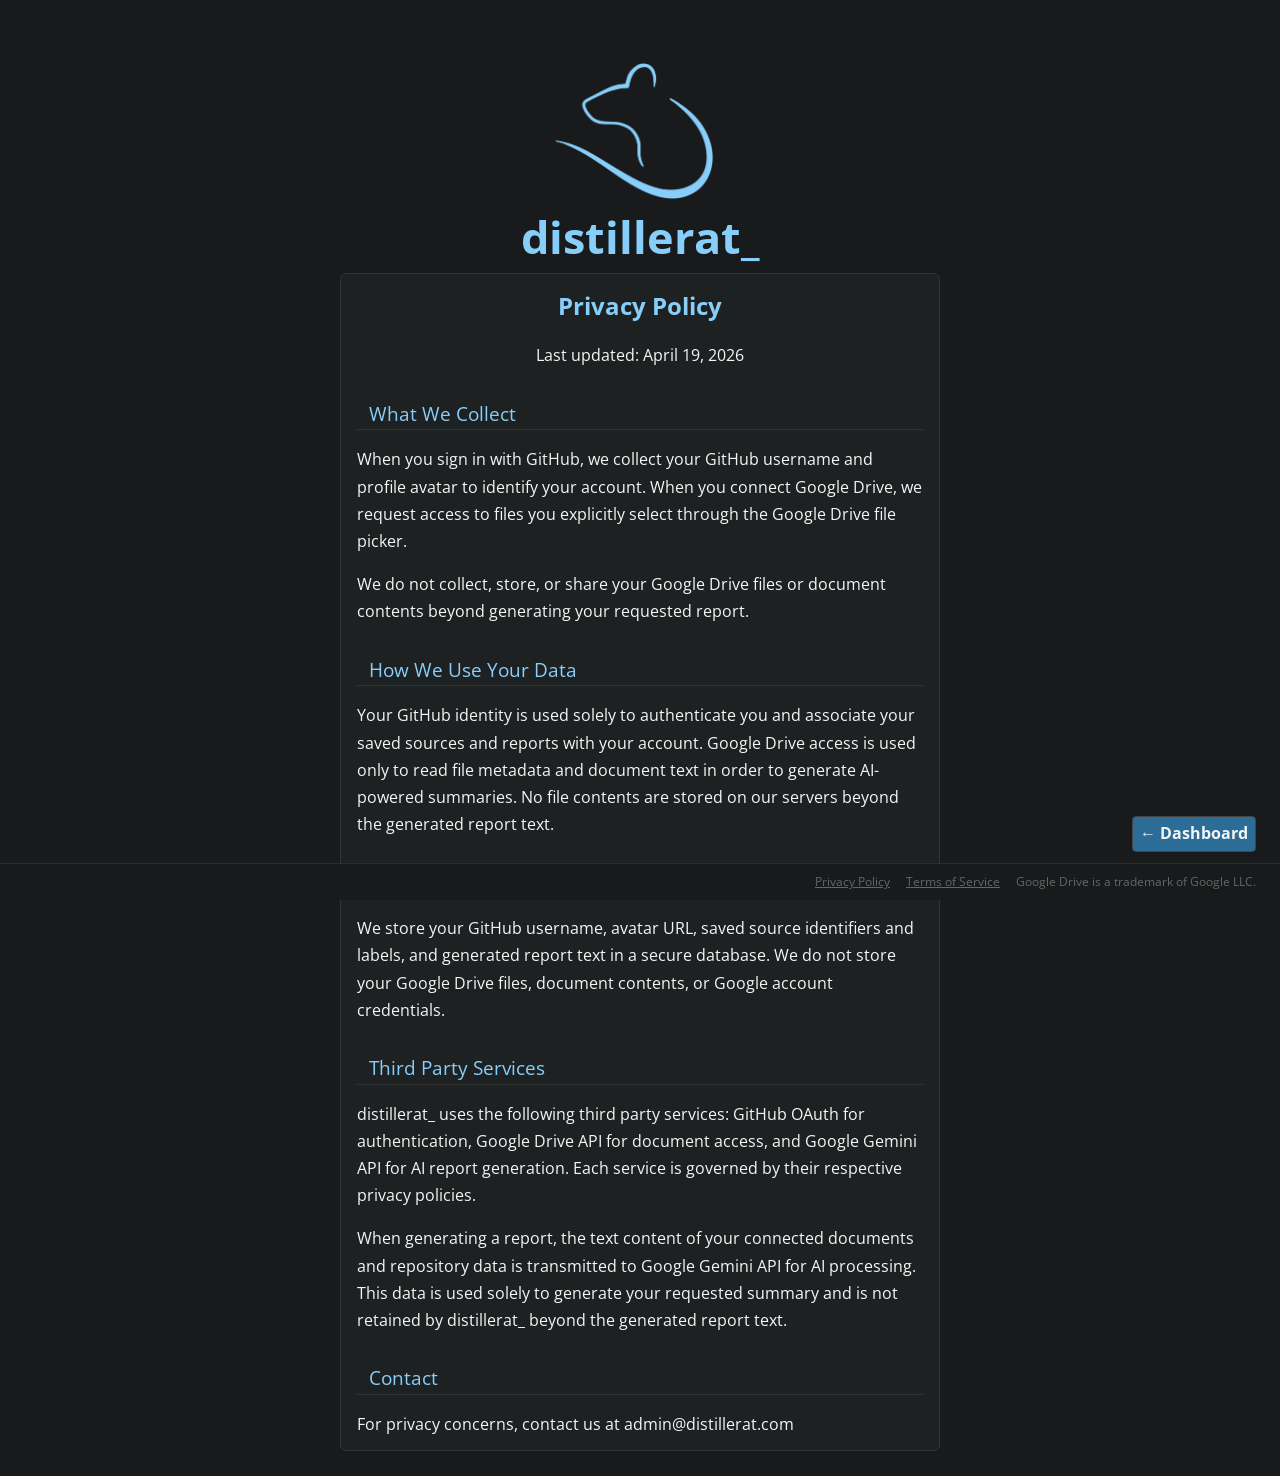
<file: templates/privacy.html>
<!DOCTYPE html>
<html>
<head>
    <title>distillerat_ Privacy Policy</title>
    <link rel="stylesheet" href="/static/styles.css">
	<meta name="viewport" content="width=device-width, initial-scale=1.0">
</head>

<body style="background-color: #181a1b;">

	<div class="blank-profile-space"></div>
    <img src="/static/distill_logo2.png" class="logo-centered">
    <h1 class="page-title">distillerat<span class="cursor">_</span></h1>
    
    <div class="report-content">
		<span class="privacy-terms-content">
			<h2>Privacy Policy</h2>
			<p style="text-align: center;">Last updated: April 19, 2026</p>

			<h3>What We Collect</h3>
			<p>When you sign in with GitHub, we collect your GitHub username and profile avatar to identify your account. When you connect Google Drive, we request access to files you explicitly select through the Google Drive file picker.</p>
			<p>We do not collect, store, or share your Google Drive files or document contents beyond generating your requested report.</p>

			<h3>How We Use Your Data</h3>
			<p>Your GitHub identity is used solely to authenticate you and associate your saved sources and reports with your account. Google Drive access is used only to read file metadata and document text in order to generate AI-powered summaries. No file contents are stored on our servers beyond the generated report text.</p>

			<h3>Data Storage</h3>
			<p>We store your GitHub username, avatar URL, saved source identifiers and labels, and generated report text in a secure database. We do not store your Google Drive files, document contents, or Google account credentials.</p>

			<h3>Third Party Services</h3>
			<p>distillerat_ uses the following third party services: GitHub OAuth for authentication, Google Drive API for document access, and Google Gemini API for AI report generation. Each service is governed by their respective privacy policies.</p>
			<p>When generating a report, the text content of your connected documents and repository data is transmitted to Google Gemini API for AI processing. This data is used solely to generate your requested summary and is not retained by distillerat_ beyond the generated report text.</p>

			<h3>Contact</h3>
			<p>For privacy concerns, contact us at admin@distillerat.com</p>
		</span>
    </div>
    <a href="/" class="back-button">← Dashboard</a>
	
	<div class="footer">
		<a href="/privacy">Privacy Policy</a>
		<a href="/terms">Terms of Service</a>
		<a>Google Drive is a trademark of Google LLC.</a>
	</div>
</body>
</html>
</file>
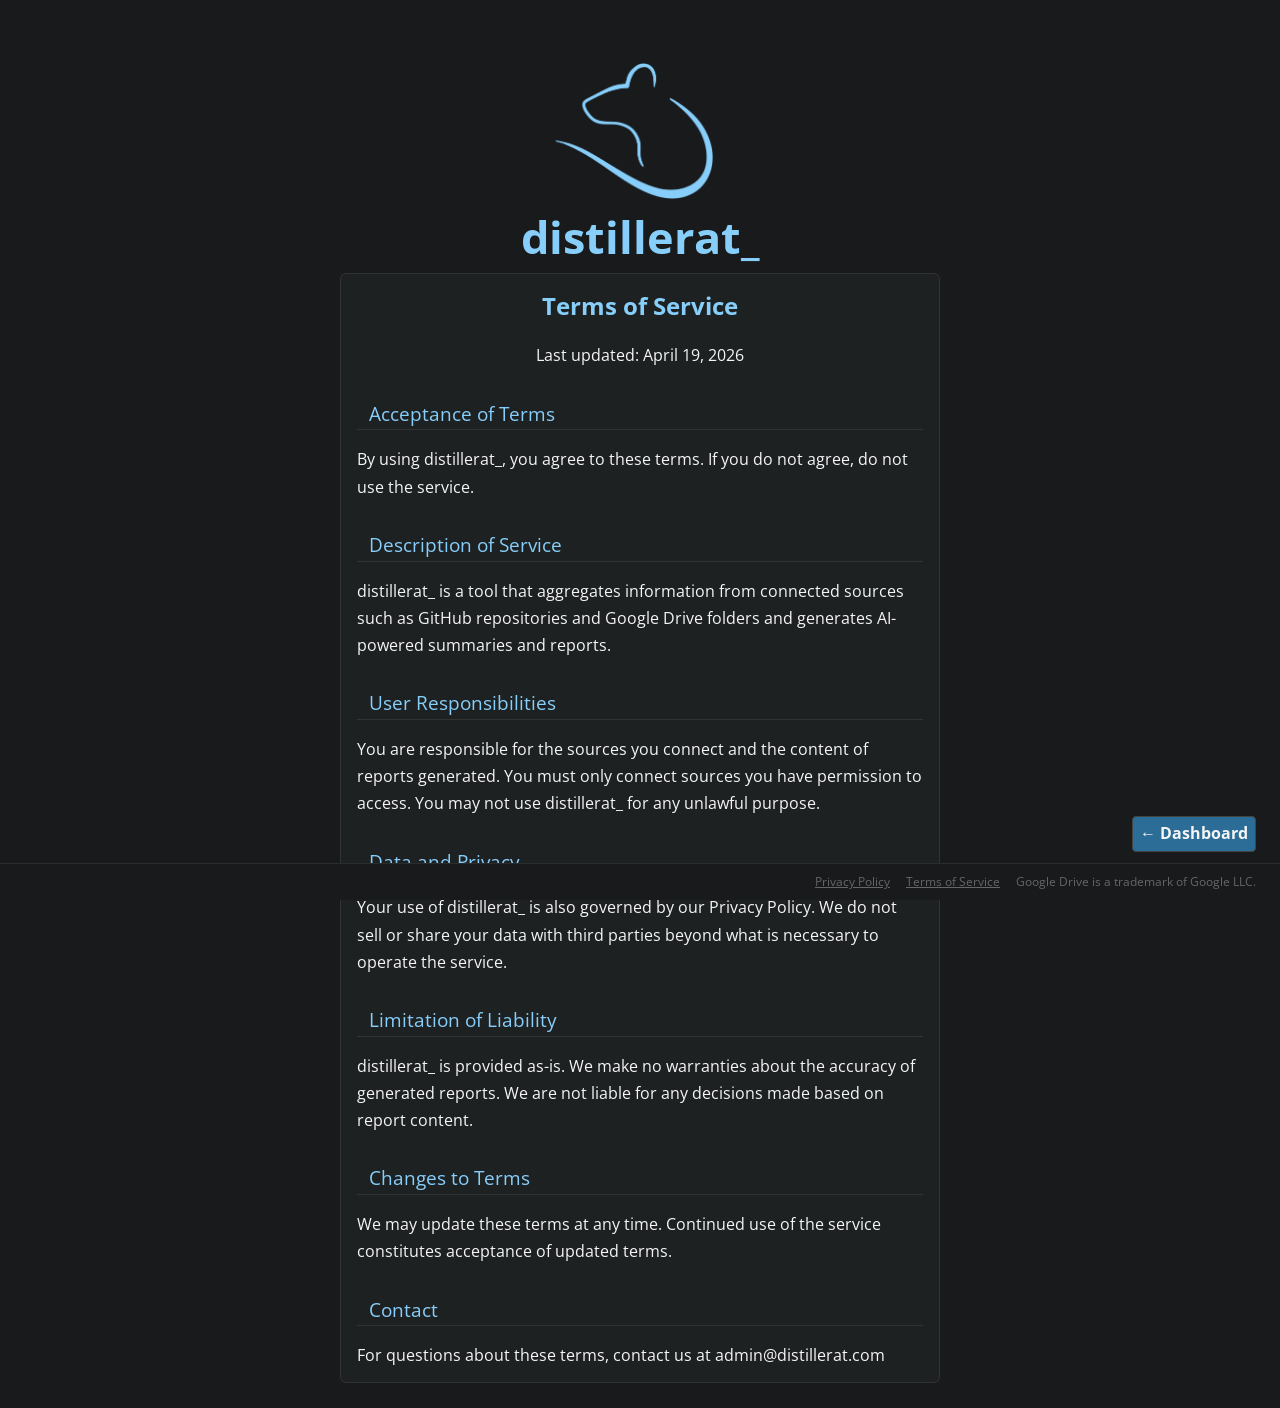
<file: templates/terms.html>
<!DOCTYPE html>
<html>
<head>
    <title>distillerat_ Terms of Service</title>
    <link rel="stylesheet" href="/static/styles.css">
	<meta name="viewport" content="width=device-width, initial-scale=1.0">
</head>

<body style="background-color: #181a1b;">

	<div class="blank-profile-space"></div>
    <img src="/static/distill_logo2.png" class="logo-centered">
    <h1 class="page-title">distillerat<span class="cursor">_</span></h1>
    
    <div class="report-content">
		<span class="privacy-terms-content">
			<h2>Terms of Service</h2>
			<p style="text-align: center;">Last updated: April 19, 2026</p>

			<h3>Acceptance of Terms</h3>
			<p>By using distillerat_, you agree to these terms. If you do not agree, do not use the service.</p>

			<h3>Description of Service</h3>
			<p>distillerat_ is a tool that aggregates information from connected sources such as GitHub repositories and Google Drive folders and generates AI-powered summaries and reports.</p>

			<h3>User Responsibilities</h3>
			<p>You are responsible for the sources you connect and the content of reports generated. You must only connect sources you have permission to access. You may not use distillerat_ for any unlawful purpose.</p>

			<h3>Data and Privacy</h3>
			<p>Your use of distillerat_ is also governed by our Privacy Policy. We do not sell or share your data with third parties beyond what is necessary to operate the service.</p>

			<h3>Limitation of Liability</h3>
			<p>distillerat_ is provided as-is. We make no warranties about the accuracy of generated reports. We are not liable for any decisions made based on report content.</p>

			<h3>Changes to Terms</h3>
			<p>We may update these terms at any time. Continued use of the service constitutes acceptance of updated terms.</p>

			<h3>Contact</h3>
			<p>For questions about these terms, contact us at admin@distillerat.com</p>
		</span>
    </div>
    <a href="/" class="back-button">← Dashboard</a>
	
	<div class="footer">
		<a href="/privacy">Privacy Policy</a>
		<a href="/terms">Terms of Service</a>
		<a>Google Drive is a trademark of Google LLC.</a>
	</div>

</body>
</html>
</file>
<file: static/styles.css>
@import url('https://fonts.googleapis.com/css2?family=Open+Sans&display=swap');

html {
    background-color: #181a1b;
}

body {
	margin: 25px auto;
	max-width: 600px;
	background-color: #181a1b;
	font-family: 'Open Sans', sans-serif;
	font-size: 16px;
	color: #f5f5f5;
	line-height: 1.6;
}

a {
	color: #57dffb;
	font-weight: bold;
	font-size: 16px;
}

input, select, button {
	background-color: #2a2d2e;
	color: #f5f5f5;
	border: 1px solid #444;
	padding: 6px 10px;
	border-radius: 4px;
	margin: 4px 2px;
}

button {
	cursor: pointer;
	background-color: #2b6d96;
	border: none;
}

button:hover {
	background-color: #3c89bd;
}

h1 {
	color: #87cefa;
}

h2 {
	color: #f5f5f5;
	margin-top: 4%;
	margin-bottom: 4px;
}

h3 {
  color: #f5f5f5;
  font-weight: normal;
  margin-top: 4px;
}

/* Report styling -- BEGIN ------------ */

.report-content {
	background-color: #1e2122;
	border: 1px solid #333;
	border-radius: 6px;
	margin-top: 0px;
	line-height: 1.7;
	padding-right: 16px;
	padding-left: 16px;
}

/* Listed Item Marker Styling */

li::marker {
	color: #87cefa;
}


.report-content h1 {
	color: #87cefa;
	border-bottom: 1px solid #333;
	padding-bottom: 8px;
	margin-top: 24px;
	margin-bottom: 12px;
}

.report-content h2 {
	color: #87cefa;
	text-align: center;
	font-size: x-large;
	padding-top: 12px;
}

.report-content h3 {
	color: #87cefa;
	border-bottom: 1px solid #333;
	margin-bottom: 12px;
	padding-left: 12px;
}

.report-content h4 {
	color: #87cefa;
	border-bottom: 1px solid #333;
	padding-bottom: 8px;
	margin-top: 24px;
	margin-bottom: 12px;
}

.report-content h2:first-child {
	margin-top: 0;
}

.report-content ul {
	margin-bottom: 20px;  /* add space after each list */
}

.report-content li {
	margin-bottom: 12px;  /* more breathing room between items */
}

.report-content p {
	margin-bottom: 12px;
}

/* Report styling -- END ------------ */

li {
	padding-bottom: 6px;  /* reduce this */
}

strong {
	color: #87cefa;
}

.back-button {
  position: fixed;
  bottom: 48px;  /* increased from 24px to clear the footer */
  right: 24px;
  background-color: #2b6d96;
  color: #f5f5f5;
  padding: 4px 7px;
  border-radius: 4px;
  text-decoration: none;
  font-weight: bold;
  border: 1px solid #444;
  font-size: 16px;
}

.back-button:hover {
  background-color: #3c89bd;
  color: #f5f5f5;
}

.sources-container {
  display: flex;
  flex-wrap: wrap;
  gap: 8px;
  margin: 4px;
  justify-content: center;
  margin-bottom: 12px;
}

.sources-container-reports {
  display: flex;
  flex-wrap: wrap;
  gap: 16px;
  justify-content: center;
  margin-bottom: 12px;
}

.sources-container-reports a {
	text-decoration: none;
	font-weight: normal;
}

.source-chip {
  display: flex;
  align-items: flex-start;
  background-color: #2a2d2e;
  border: 1px solid #444;
  border-radius: 4px;
  padding: 2px 12px;
  font-size: 14px;
  gap: 0px;
  cursor: pointer;
  position: relative;
}

.source-chip-index {
  display: flex;
  align-items: center;
  justify-content: space-between;
  background-color: #2a2d2e;
  border: 1px solid #444;
  border-radius: 4px;
  padding: 4px 16px;
  font-size: 14px;
  cursor: pointer;
  gap: 10px;
  box-sizing: border-box;
}

.source-chip-index {
    position: relative;
}

.report-hover-detail {
    display: none;
    position: absolute;
    top: 100%;
    left: 0;
    margin-top: 4px;
    background-color: #2a2d2e;
    border: 1px solid #444;
    border-radius: 6px;
    padding: 8px 12px;
    z-index: 100;
    box-shadow: 0 4px 12px rgba(0,0,0,0.4);
    font-size: 13px;
    color: #aaa;
    white-space: nowrap;
}

.report-hover-detail span {
    display: block;
    padding: 2px 0;
}

.source-chip-index:hover .report-hover-detail {
    display: block;
}

.chip-row-link {
    display: flex;
    align-items: center;
    gap: 20px;
    flex: 1;
    text-decoration: none;
    color: #f5f5f5;
    font-weight: normal;
}

.source-chip-index:hover {
    background-color: #444;
}

.chip-main {
  display: flex;
  align-items: center;
  gap: 8px;
  width: 100%;
}

.chip-label {
  max-width: 120px;
  white-space: nowrap;
  overflow: hidden;
  text-overflow: ellipsis;
}

.chip-detail {
  display: none;
  position: absolute;
  top: 100%;
  left: 0;
  margin-top: 4px;
  padding: 8px 12px;
  background-color: #2a2d2e;
  border: 1px solid #444;
  border-radius: 4px;
  font-size: 14px;
  color: #fff;
  width: max-content;
  max-width: 400px;
  word-break: break-all;
  z-index: 100;
  box-shadow: 0 4px 12px rgba(0,0,0,0.4);
}

.source-chip.open .chip-detail {
  display: block;
}

.source-chip a {
  color: #888;
  font-size: 16px;
  font-weight: bold;
  text-decoration: none;
  line-height: 1;
}

.source-chip a:hover {
  color: #ff6b6b;
}

.chip-type-github {
  color: #0FBF3E;
  font-size: 14px;
  font-weight: bold;
}

.chip-type-google {
  color: #4285F4;
  font-size: 14px;
  font-weight: bold;
}

/*former github-index*/
.chip-type-fullbrief-index {
  color: #87cefa;
  font-size: 14px;
  font-weight: bold;
  padding-right:25px;
}

/*former google-index*/
.chip-type-quicksum-index {
  color: #87cefa;
  font-size: 14px;
  font-weight: bold;
}

.cta-box {
    background-color: #1e2122;
    border: 1px solid #333;
    border-radius: 4px;
    padding-left: 16px;
	padding-right: 16px;
	padding-bottom: 16px;
	max-width: 700px;
	margin-top: 2%;
	margin-left: auto;
	margin-right: auto;
	line-height: 1.7;
}

.cta-box h3 {
    color: #87cefa;
    margin-top: 0;
    margin-bottom: 12px;
}

.cta-box ul {
    margin-bottom: 16px;
}

.cta-box li {
    margin-bottom: 6px;
    color: #f5f5f5;
}

.logout-link {
    display: block;
    text-align: right;
    font-weight: normal;
    margin-top: 0px;
    color: #888;
}

.logout-link:hover {
    color: #f5f5f5;
}

.page-title {
    font-size: 2.8em;
    font-weight: bold;
    text-align: center;
    margin-bottom: 0px;
	margin-top: 0px;
}

.page-subtitle {
    font-weight: bold;
    text-align: center;
	color: #87cefa;
}

/* .page-subtitle-reports { */
    /* font-weight: bold; */
    /* text-align: center; */
    /* color: #87cefa; */
    /* margin-top: 4px; */
    /* margin-bottom: 20px; */
/* } */

.username-display {
    font-weight: bold;
    text-align: center;
    padding-top: 2%;
}

.section-header {
    font-weight: bold;
    text-align: center;
}

.centered-form {
    font-weight: bold;
    text-align: center;
}

.cta-github-img {
    max-width: 22%;
}

.logo-centered {
/*	max-width: 18%; */
	height: 140px;
	padding-right:2%;
	display: block;
	margin: auto;
}

.cursor {
    animation: blink 1s step-start infinite;
}

@keyframes blink {
    50% {
        opacity: 0;
		animation: blink 1s step-start infinite;
    }
}

/*-------- PROFILE BAR --------*/

.profile-bar {
    display: flex;
    align-items: center;
    justify-content: flex-start;
    gap: 10px;
    position: relative;
    cursor: pointer;
    width: fit-content;
}

.profile-bar img {
    width: 36px !important;
    height: 36px !important;
    max-width: 36px !important;
    border-radius: 50%;
    padding: 0 !important;
}

.profile-bar span {
    color: #f5f5f5;
    font-size: 16px;
}

.profile-dropdown {
    display: none;
    position: absolute;
    top: 100%;
    left: 0;
    background-color: #2a2d2e;
    border: 1px solid #444;
    border-radius: 4px;
    min-width: 160px;
    z-index: 100;
    margin-top: 6px;
}

.profile-dropdown a {
    display: block;
    padding: 10px 16px;
    color: #f5f5f5;
    font-weight: normal;
    font-size: 14px;
    text-decoration: none;
    border-bottom: 1px solid #333;
}

.profile-dropdown a:last-child {
    border-bottom: none;
}

.profile-dropdown a:hover {
    background-color: #333;
    color: #57dffb;
}

.profile-bar.open .profile-dropdown {
    display: block;
}

/* NEW SOURCES FORMS */

.source-form {
    display: flex;
    flex-direction: column;
    align-items: center;
    gap: 6px;
    margin: 16px auto;
    width: 500px;
}

.source-form-top {
    width: 100%;
}

/* affects Browse button and Top Source Box--start  */
.browse-drive {
    height: 30px;
    padding: 0 10px;
    margin: 0;
    box-sizing: border-box;
}

.drive-section {
    display: none;
    height: 30px;
    box-sizing: border-box;
}

.source-form-top input {
    width: 100%;
    box-sizing: border-box;
    margin: 0;
    height: 30px;
}

/*affects Browse button and Top Source Box---end^ */



.source-form-bottom {
    display: flex;
    width: 100%;
    gap: 6px;
}

.source-form-bottom select {
    width: 28%;
    margin: 0;
}

.source-form-bottom input {
    width: 60%;
    margin: 0;
}

.source-form-bottom button {
    width: 12%;
    margin: 0;
}

.connection-icons {
    display: flex;
    justify-content: center;
    align-items: center;
    gap: 8px;
    margin: 10px auto;
	/*margin-top: 6%;*/
}

.connection-icons a {
    display: flex;
    align-items: center;
    line-height: 1;
}

.connection-icons img {
    max-width: 160px;
}

.x-delete {
	background:none;
	border: none;
	cursor: pointer;
	padding: 0;
	font-size: 16px;
	font-weight: bold;
}

.x-delete:hover {
	background:none;
	color: red;
}

/*blank top visitor space for no logo jump*/
.blank-profile-space {
	padding-top: 6%;
}

.footer {
    position: fixed;
    bottom: 0;
    left: 0;
    right: 0;
    height: 36px;
    display: flex;
    align-items: center;
    justify-content: flex-end;
    padding: 0 24px;
    font-size: 12px;
    color: #666;
    background-color: #181a1b;
    border-top: 1px solid #2a2d2e;
}

.footer a {
    color: #666;
    font-size: 12px;
    font-weight: normal;
    margin-left: 16px;
}

.footer a:hover {
    color: #f5f5f5;
}


.report-bottom-stamp {
	text-align:center;
	color:#888;
	padding-bottom:18%;
}

.privacy-terms-content h3 {
	padding-top: 16px;
}

/* VISITOR UI */

.visitor-form {
    display: flex;
    justify-content: center;
}

.visitor-form input {
    flex: 3;
}

.visitor-form select {
    flex: 1;
}

.visitor-form button {
    flex: 1;
}

/* ---- GitHub Tagline and Login button ---- */

.github-visitor {
    max-width: 28%;
    margin-bottom: 10%;
    display: block;
    margin-left: auto;
    margin-right: auto;
	padding-top: 2%;
}

.github-tagline {
    color: #87cefa;
    font-weight: bold;
    font-size: 16px;
    white-space: nowrap;
	text-align: center;
	margin-top: 1%;
	margin-bottom: 1%;
}


/* ------- Modal Styling ------- */

.modal {
    display: none;
    position: fixed;
    z-index: 1000;
    left: 0;
    top: 0;
    width: 100%;
    height: 100%;
    overflow: auto;
    background-color: rgba(0,0,0,0.7);
}

.modal-content {
    background-color: #1e2122;
    margin: 5% auto;
    padding: 20px;
    border: 1px solid #444;
    border-radius: 8px;
    width: 90%;
    max-width: 600px;
    position: relative;
}

.modal-content h2 {
    color: #87cefa;
    text-align: center;
    margin-top: 0;
}

.modal-close {
    color: #888;
    position: absolute;
    top: 10px;
    right: 20px;
    font-size: 28px;
    font-weight: bold;
    cursor: pointer;
}

.modal-close:hover {
    color: #f5f5f5;
}




/* ------- ElevenLabs Text-to-speech Styling ------- */

/* TTS Controls Styling */

.tts-controls {
    display: flex;
    flex-direction: column;
    align-items: center;
    gap: 0px;
    margin-bottom: 0px;
	margin-top: 0px;
    position: relative;
}

.tts-button {
    background-color: #2b6d96;
    color: #f5f5f5;
    border: 1px solid #444;
    padding: 2px 10px;
    border-radius: 6px;
    font-family: 'Open Sans', sans-serif;
    font-size: 16px;
    font-weight: bold;
    cursor: pointer;
    display: flex;
    align-items: center;
    gap: 8px;
    transition: background-color 0.2s;
    margin-bottom: 0px;
    min-height: 28px;
}

.voice-toggle {
	margin-left: auto;
	padding-left: 8px;
	opacity: 0.7;
	cursor: pointer;
}

.voice-toggle:hover {
	opacity: 1;
}

.tts-button:hover:not(:disabled),
.settings-button:hover {
    background-color: #3c89bd;
}

.tts-button:disabled {
    opacity: 0.6;
    cursor: not-allowed;
}

.tts-button #tts-icon {
    font-size: 20px;
}

.voice-settings {
    display: none;
    position: absolute;
    top: 100%;
    left: 50%;
    transform: translateX(-50%);
    background-color: #2a2d2e;
    border: 1px solid #444;
    border-radius: 6px;
    padding: 12px 16px;
    gap: 8px;
    align-items: center;
    margin-top: 0px;
    z-index: 100;
    box-shadow: 0 4px 12px rgba(0,0,0,0.4);
    white-space: nowrap;
}

.voice-settings.open {
    display: flex;
}

.voice-settings label {
    color: #87cefa;
    font-weight: bold;
    font-size: 14px;
}

.voice-settings select {
    min-width: 200px;
}

.tts-status {
    font-size: 14px;
    color: #87cefa;
    min-height: 20px;
}

@media (max-width: 700px) {
    .tts-button {
        font-size: 14px;
        padding: 2px 8px;
    }
    
    .settings-button {
        font-size: 14px;
        padding: 2px 8px;
    }
    
    .tts-button #tts-icon {
        font-size: 18px;
    }
    
    .voice-settings {
        flex-direction: column;
        align-items: stretch;
        left: 0;
        transform: none;
        right: 0;
        margin-left: 12px;
        margin-right: 12px;
    }
    
    .voice-settings select {
        width: 100%;
        min-width: unset;
    }
}


/* ---------- TTS END ---------- */

/* ------- ElevenLabs Text-to-speech Styling ---- END --- */













/* ------------ Mobile Response ------------ */

@media (max-width: 700px) {
    body {
        margin: 12px;
        max-width: 100%;
		height: auto;
    }

    .source-form {
        width: 100%;
    }

    .source-form-top input {
        width: 100%;
    }

    .source-form-bottom {
        flex-wrap: wrap;
    }

    .source-form-bottom select,
    .source-form-bottom input,
    .source-form-bottom button {
        width: 100%;
    }

    .source-chip-index {
        width: 100%;
    }

    .connection-icons img {
        max-width: 120px;
    }

    .page-title {
        font-size: 2em;
    }
	
	.page-subtitle {
		font-size: 0.9em;
	}

	.date-style-index {
		font-size: 13px;
	}
	
	/*former github-index*/
	.chip-type-fullbrief-index {
	  font-size: 13px;
	}

	/*former google-index*/
	.chip-type-quicksum-index {
	  font-size: 13px;
	}
	
	/*blank top visitor space for no logo jump*/
	.blank-profile-space {
		padding-top: 7.2%;
	}
	
	.report-content {
		padding-right: 10px;
	}
	
	
	.github-visitor {
		max-width: 36%;
	}
	
	.modal-content {
		margin: 10% auto;
		width: 95%;
	}
	
	
	
}
</file>
